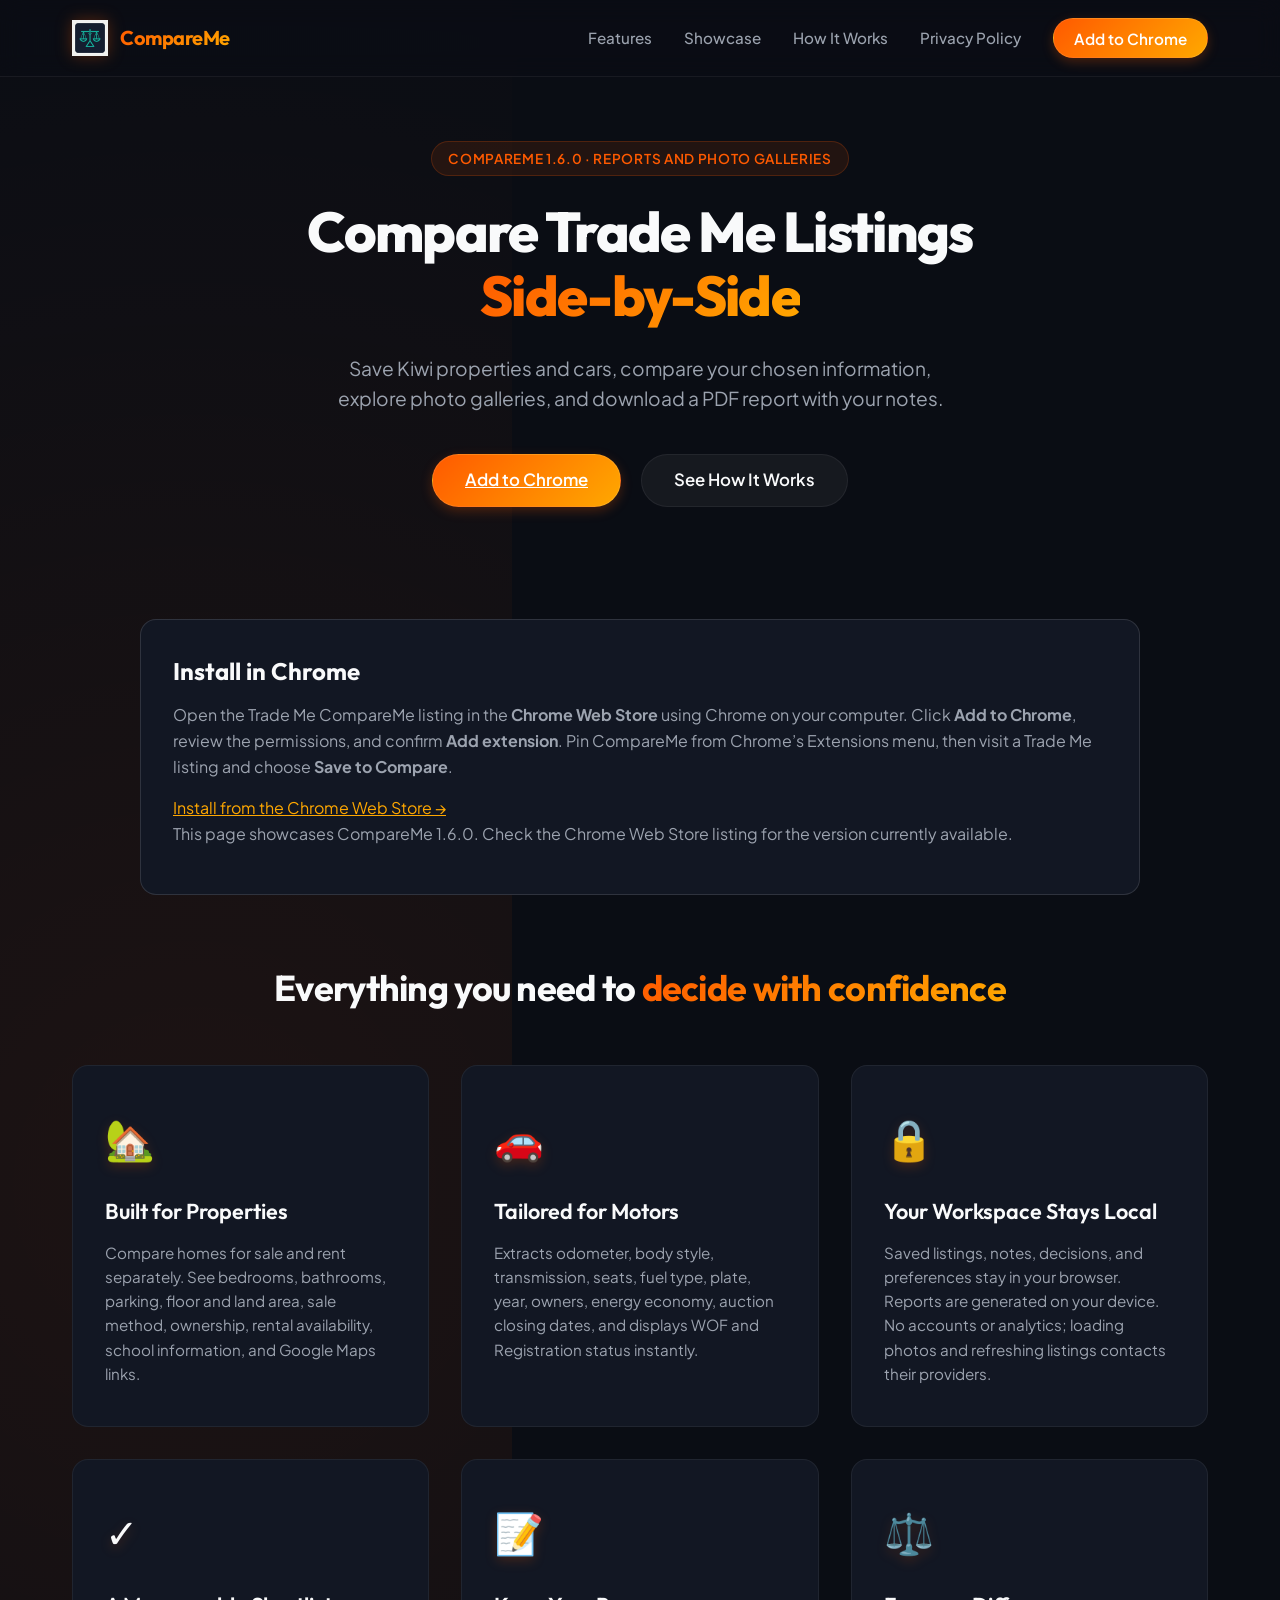
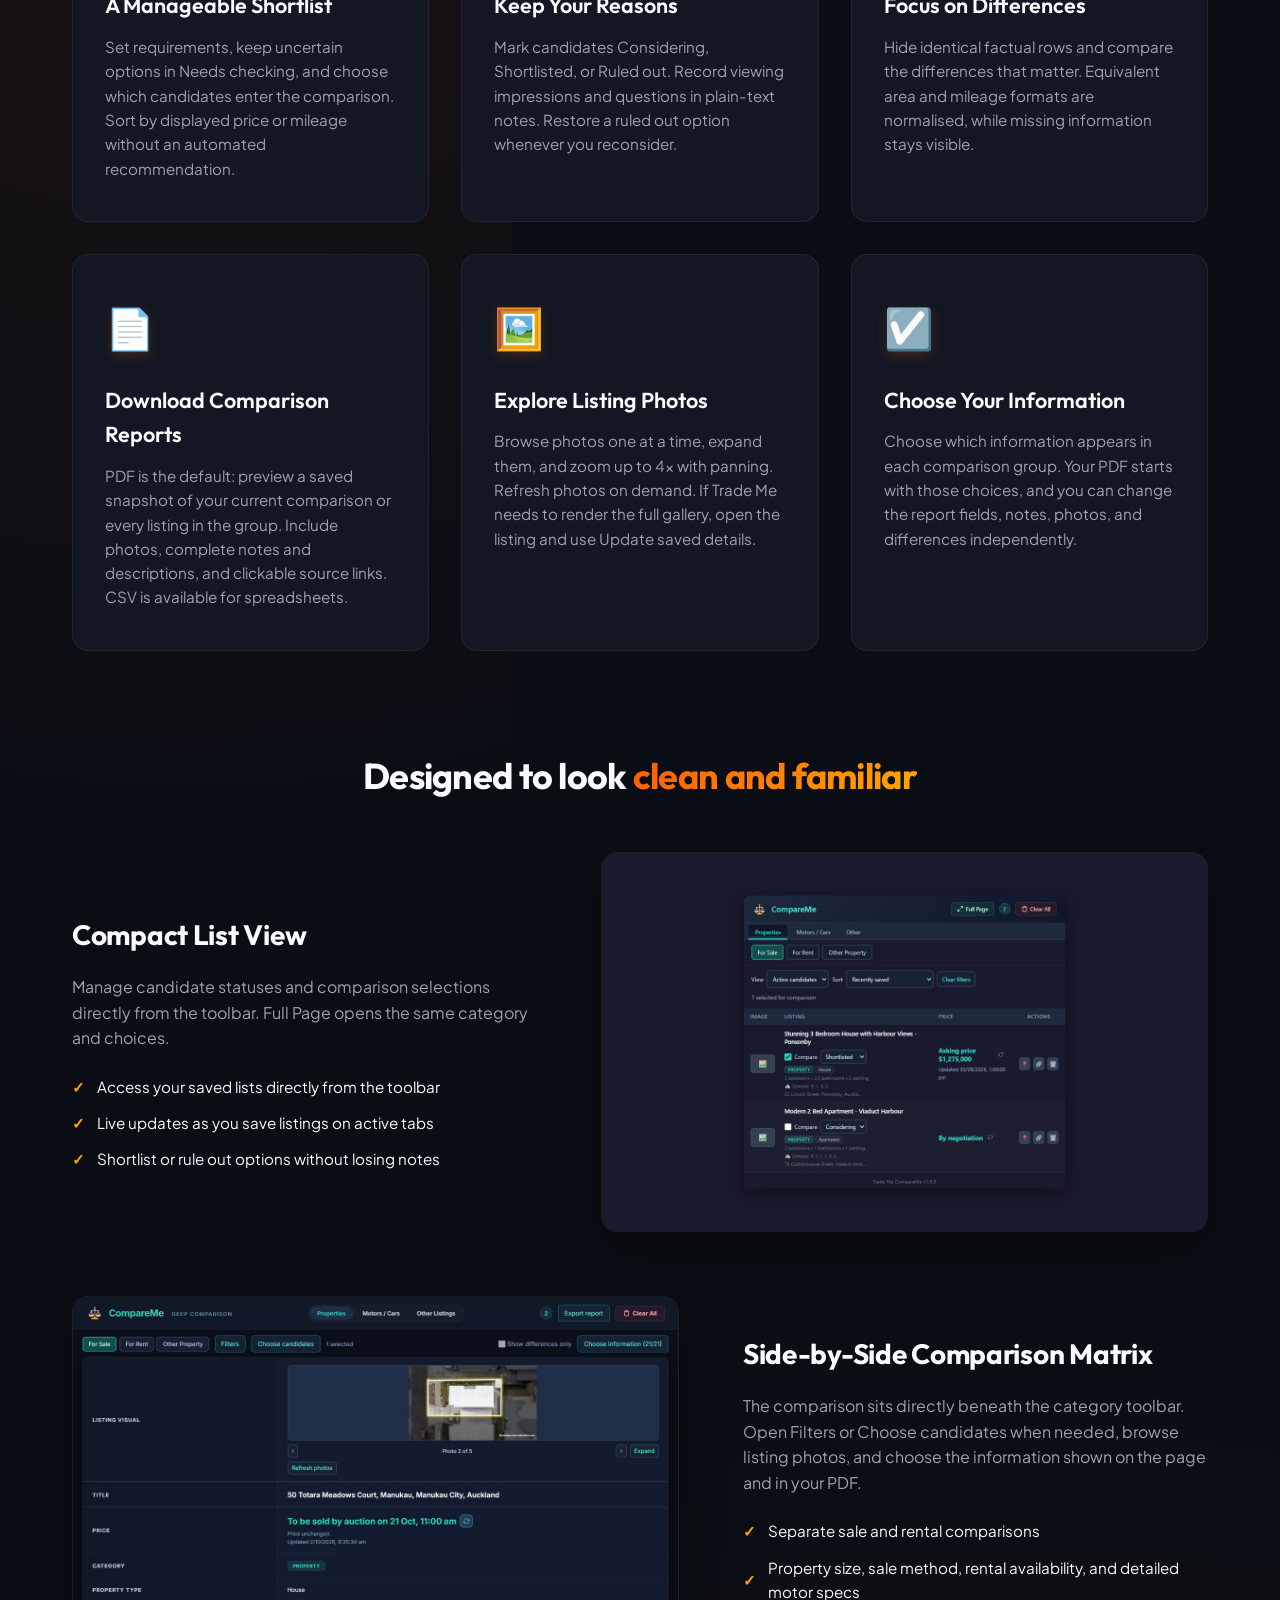
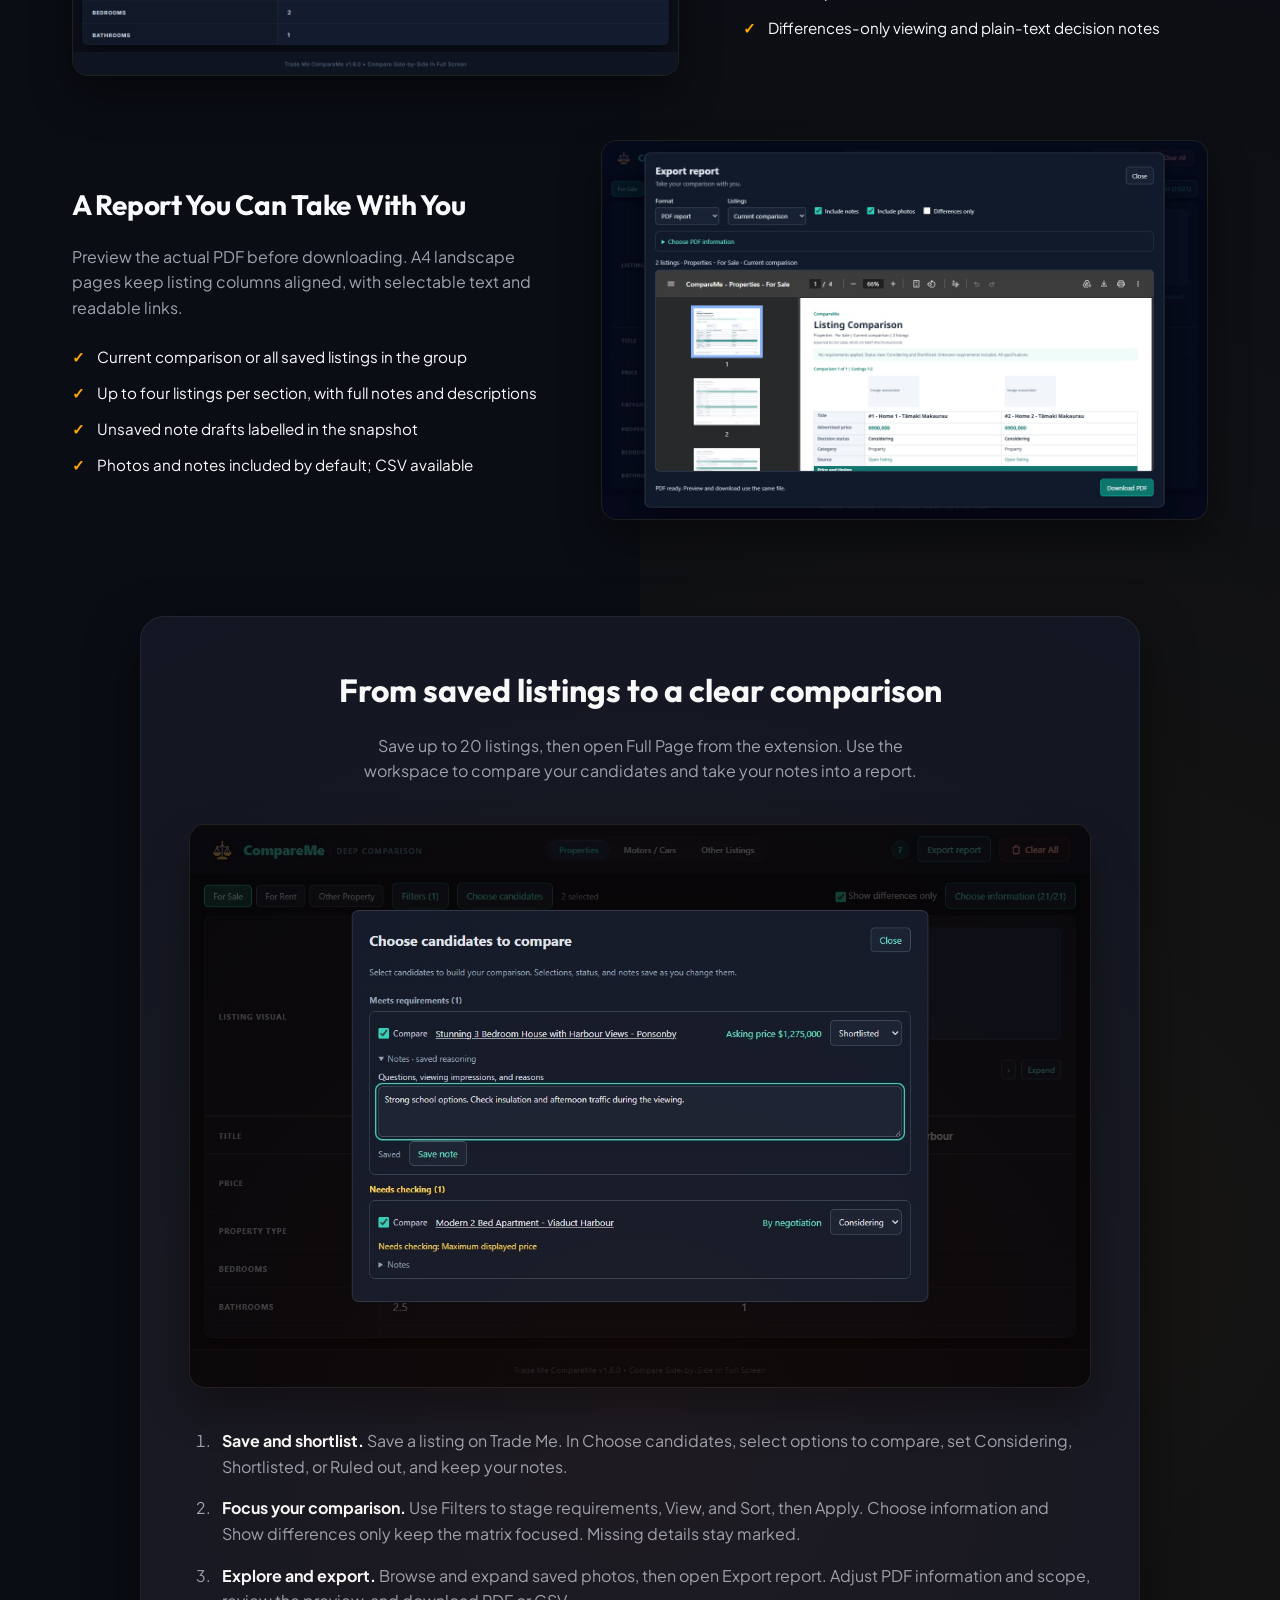
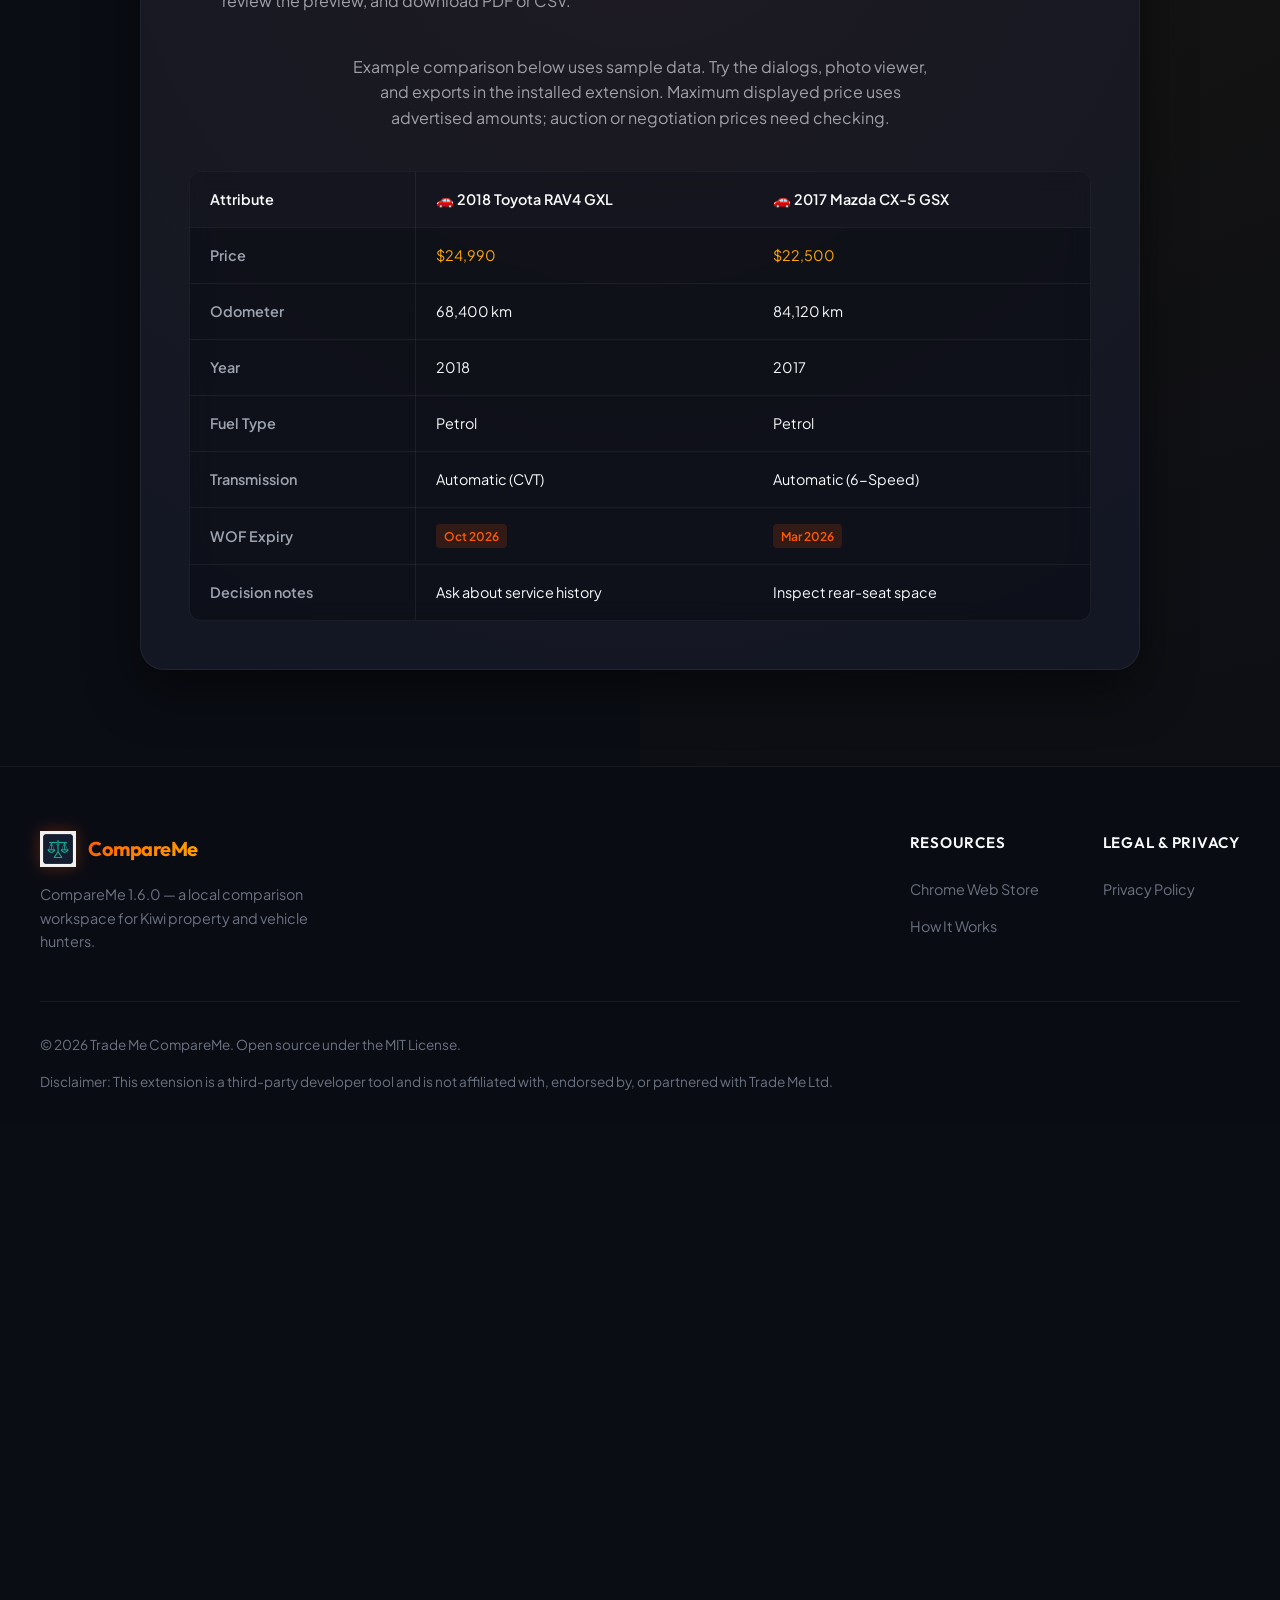
<file: index.html>
<!DOCTYPE html>
<html lang="en">
<head>
    <meta charset="UTF-8">
    <meta name="viewport" content="width=device-width, initial-scale=1.0">
    <title>Trade Me CompareMe - Side-by-Side Car and Property Comparison</title>
    <meta name="description" content="Compare Trade Me properties and cars, shortlist candidates, browse photo galleries, choose visible information, and download local PDF or CSV reports with CompareMe 1.6.0.">
    <link rel="icon" type="image/png" href="assets/icon16.png">
    <link rel="stylesheet" href="styles.css">
</head>
<body>

    <!-- Header / Navigation -->
    <header>
        <div class="nav-container">
            <a href="index.html" class="logo-link">
                <img src="assets/icon128.png" alt="Trade Me CompareMe Logo" class="logo-icon">
                <span class="logo-text">CompareMe</span>
            </a>
            <nav>
                <ul>
                    <li><a href="#features">Features</a></li>
                    <li><a href="#showcase">Showcase</a></li>
                    <li><a href="#demo">How It Works</a></li>
                    <li><a href="privacy.html">Privacy Policy</a></li>
                    <li class="cta-li"><a href="https://chromewebstore.google.com/detail/trade-me-compareme/mgoidjjkbagnijmdbedjngfeehgpabjc" class="btn-cta" target="_blank" rel="noopener noreferrer">Add to Chrome</a></li>
                </ul>
            </nav>
        </div>
    </header>

    <!-- Hero Section -->
    <section class="hero">
        <span class="hero-tag">CompareMe 1.6.0 · Reports and photo galleries</span>
        <h1>Compare Trade Me Listings <span>Side-by-Side</span></h1>
        <p class="hero-desc">
            Save Kiwi properties and cars, compare your chosen information, explore photo galleries, and download a PDF report with your notes.
        </p>
        <div class="hero-buttons">
            <a href="https://chromewebstore.google.com/detail/trade-me-compareme/mgoidjjkbagnijmdbedjngfeehgpabjc" class="btn-cta btn-large" target="_blank" rel="noopener noreferrer">Add to Chrome</a>
            <a href="#demo" class="btn-secondary btn-large">See How It Works</a>
        </div>
    </section>

    <section class="install-section" id="install" aria-labelledby="install-title">
        <h2 id="install-title">Install in Chrome</h2>
        <p>Open the Trade Me CompareMe listing in the <strong>Chrome Web Store</strong> using Chrome on your computer. Click <strong>Add to Chrome</strong>, review the permissions, and confirm <strong>Add extension</strong>. Pin CompareMe from Chrome’s Extensions menu, then visit a Trade Me listing and choose <strong>Save to Compare</strong>.</p>
        <a href="https://chromewebstore.google.com/detail/trade-me-compareme/mgoidjjkbagnijmdbedjngfeehgpabjc" target="_blank" rel="noopener noreferrer">Install from the Chrome Web Store →</a>
        <p class="install-version">This page showcases CompareMe 1.6.0. Check the Chrome Web Store listing for the version currently available.</p>
    </section>

    <!-- Core Features Section -->
    <section class="features-section" id="features">
        <h2 class="section-title">Everything you need to <span>decide with confidence</span></h2>
        <div class="grid-3">
            <!-- Feature Card 1 -->
            <div class="card">
                <span class="card-icon">🏡</span>
                <h3>Built for Properties</h3>
                <p>Compare homes for sale and rent separately. See bedrooms, bathrooms, parking, floor and land area, sale method, ownership, rental availability, school information, and Google Maps links.</p>
            </div>
            <!-- Feature Card 2 -->
            <div class="card">
                <span class="card-icon">🚗</span>
                <h3>Tailored for Motors</h3>
                <p>Extracts odometer, body style, transmission, seats, fuel type, plate, year, owners, energy economy, auction closing dates, and displays WOF and Registration status instantly.</p>
            </div>
            <!-- Feature Card 3 -->
            <div class="card">
                <span class="card-icon">🔒</span>
                <h3>Your Workspace Stays Local</h3>
                <p>Saved listings, notes, decisions, and preferences stay in your browser. Reports are generated on your device. No accounts or analytics; loading photos and refreshing listings contacts their providers.</p>
            </div>
            <div class="card">
                <span class="card-icon">✓</span>
                <h3>A Manageable Shortlist</h3>
                <p>Set requirements, keep uncertain options in Needs checking, and choose which candidates enter the comparison. Sort by displayed price or mileage without an automated recommendation.</p>
            </div>
            <div class="card">
                <span class="card-icon">📝</span>
                <h3>Keep Your Reasons</h3>
                <p>Mark candidates Considering, Shortlisted, or Ruled out. Record viewing impressions and questions in plain-text notes. Restore a ruled out option whenever you reconsider.</p>
            </div>
            <div class="card">
                <span class="card-icon">⚖️</span>
                <h3>Focus on Differences</h3>
                <p>Hide identical factual rows and compare the differences that matter. Equivalent area and mileage formats are normalised, while missing information stays visible.</p>
            </div>
            <div class="card">
                <span class="card-icon">📄</span>
                <h3>Download Comparison Reports</h3>
                <p>PDF is the default: preview a saved snapshot of your current comparison or every listing in the group. Include photos, complete notes and descriptions, and clickable source links. CSV is available for spreadsheets.</p>
            </div>
            <div class="card">
                <span class="card-icon">🖼️</span>
                <h3>Explore Listing Photos</h3>
                <p>Browse photos one at a time, expand them, and zoom up to 4× with panning. Refresh photos on demand. If Trade Me needs to render the full gallery, open the listing and use Update saved details.</p>
            </div>
            <div class="card">
                <span class="card-icon">☑️</span>
                <h3>Choose Your Information</h3>
                <p>Choose which information appears in each comparison group. Your PDF starts with those choices, and you can change the report fields, notes, photos, and differences independently.</p>
            </div>
        </div>
    </section>

    <!-- Visual Showcase Section -->
    <section class="showcase-section" id="showcase">
        <h2 class="section-title">Designed to look <span>clean and familiar</span></h2>
        <div class="showcase-container">

            <!-- Showcase Item 1: Popup -->
            <div class="showcase-item">
                <div class="showcase-content">
                    <h3>Compact List View</h3>
                    <p>Manage candidate statuses and comparison selections directly from the toolbar. Full Page opens the same category and choices.</p>
                    <ul>
                        <li>Access your saved lists directly from the toolbar</li>
                        <li>Live updates as you save listings on active tabs</li>
                        <li>Shortlist or rule out options without losing notes</li>
                    </ul>
                </div>
                <div class="showcase-image-wrapper">
                    <img loading="lazy" width="1280" height="800" src="assets/popup-1.6.jpg" alt="CompareMe 1.6.0 popup with sale candidates and comparison selections" class="showcase-img">
                </div>
            </div>

            <!-- Showcase Item 2: Matrix -->
            <div class="showcase-item">
                <div class="showcase-content">
                    <h3>Side-by-Side Comparison Matrix</h3>
                    <p>The comparison sits directly beneath the category toolbar. Open Filters or Choose candidates when needed, browse listing photos, and choose the information shown on the page and in your PDF.</p>
                    <ul>
                        <li>Separate sale and rental comparisons</li>
                        <li>Property size, sale method, rental availability, and detailed motor specs</li>
                        <li>Differences-only viewing and plain-text decision notes</li>
                    </ul>
                </div>
                <div class="showcase-image-wrapper">
                    <img loading="lazy" width="1280" height="800" src="assets/comparison-1.6.jpg" alt="CompareMe 1.6.0 comparison with compact toolbar and property photo carousel" class="showcase-img">
                </div>
            </div>

            <div class="showcase-item">
                <div class="showcase-content">
                    <h3>A Report You Can Take With You</h3>
                    <p>Preview the actual PDF before downloading. A4 landscape pages keep listing columns aligned, with selectable text and readable links.</p>
                    <ul>
                        <li>Current comparison or all saved listings in the group</li>
                        <li>Up to four listings per section, with full notes and descriptions</li>
                        <li>Unsaved note drafts labelled in the snapshot</li>
                        <li>Photos and notes included by default; CSV available</li>
                    </ul>
                </div>
                <div class="showcase-image-wrapper">
                    <a href="assets/report-1.6.jpg" target="_blank" rel="noopener noreferrer" aria-label="View full-size PDF export screenshot"><img src="assets/report-1.6.jpg" alt="CompareMe PDF export options and actual report preview with Download PDF button" class="showcase-img" loading="lazy" width="1280" height="800"></a>
                </div>
            </div>
        </div>
    </section>

    <!-- Workflow and static comparison example -->
    <section class="demo-section" id="demo">
        <h2 class="demo-title">From saved listings to <span>a clear comparison</span></h2>
        <p class="demo-desc">Save up to 20 listings, then open Full Page from the extension. Use the workspace to compare your candidates and take your notes into a report.</p>
        <div class="showcase-image-wrapper"><img loading="lazy" width="1280" height="800" src="assets/candidates-1.6.jpg" alt="CompareMe 1.6.0 candidate dialog with shortlist status, notes and Needs checking group" class="showcase-img"></div>

        <ol class="workflow-steps">
            <li><strong>Save and shortlist.</strong> Save a listing on Trade Me. In Choose candidates, select options to compare, set Considering, Shortlisted, or Ruled out, and keep your notes.</li>
            <li><strong>Focus your comparison.</strong> Use Filters to stage requirements, View, and Sort, then Apply. Choose information and Show differences only keep the matrix focused. Missing details stay marked.</li>
            <li><strong>Explore and export.</strong> Browse and expand saved photos, then open Export report. Adjust PDF information and scope, review the preview, and download PDF or CSV.</li>
        </ol>
        <p class="demo-desc">Example comparison below uses sample data. Try the dialogs, photo viewer, and exports in the installed extension. Maximum displayed price uses advertised amounts; auction or negotiation prices need checking.</p>
        <div class="demo-matrix">
            <table class="demo-table">
                <thead>
                    <tr>
                        <th class="demo-field-name">Attribute</th>
                        <th>🚗 2018 Toyota RAV4 GXL</th>
                        <th>🚗 2017 Mazda CX-5 GSX</th>
                    </tr>
                </thead>
                <tbody>
                    <tr>
                        <td class="demo-field-name">Price</td>
                        <td class="demo-val highlight">$24,990</td>
                        <td class="demo-val highlight">$22,500</td>
                    </tr>
                    <tr>
                        <td class="demo-field-name">Odometer</td>
                        <td class="demo-val">68,400 km</td>
                        <td class="demo-val">84,120 km</td>
                    </tr>
                    <tr>
                        <td class="demo-field-name">Year</td>
                        <td class="demo-val">2018</td>
                        <td class="demo-val">2017</td>
                    </tr>
                    <tr>
                        <td class="demo-field-name">Fuel Type</td>
                        <td class="demo-val">Petrol</td>
                        <td class="demo-val">Petrol</td>
                    </tr>
                    <tr>
                        <td class="demo-field-name">Transmission</td>
                        <td class="demo-val">Automatic (CVT)</td>
                        <td class="demo-val">Automatic (6-Speed)</td>
                    </tr>
                    <tr>
                        <td class="demo-field-name">WOF Expiry</td>
                        <td class="demo-val"><span class="demo-badge">Oct 2026</span></td>
                        <td class="demo-val"><span class="demo-badge">Mar 2026</span></td>
                    </tr>
                    <tr>
                        <td class="demo-field-name">Decision notes</td>
                        <td class="demo-val">Ask about service history</td>
                        <td class="demo-val">Inspect rear-seat space</td>
                    </tr>
                </tbody>
            </table>
        </div>
    </section>

    <!-- Footer -->
    <footer>
        <div class="footer-container">
            <div class="footer-brand">
                <a href="index.html" class="logo-link">
                    <img src="assets/icon128.png" alt="Trade Me CompareMe Logo" class="logo-icon">
                    <span class="logo-text">CompareMe</span>
                </a>
                <p>CompareMe 1.6.0 — a local comparison workspace for Kiwi property and vehicle hunters.</p>
            </div>
            <div class="footer-links">
                <div class="footer-col">
                    <h4>Resources</h4>
                    <ul>
                        <li><a href="https://chromewebstore.google.com/detail/trade-me-compareme/mgoidjjkbagnijmdbedjngfeehgpabjc" target="_blank" rel="noopener noreferrer">Chrome Web Store</a></li>
                        <li><a href="index.html#demo">How It Works</a></li>
                    </ul>
                </div>
                <div class="footer-col">
                    <h4>Legal & Privacy</h4>
                    <ul>
                        <li><a href="privacy.html">Privacy Policy</a></li>
                    </ul>
                </div>
            </div>
        </div>
        <div class="footer-bottom">
            <p>&copy; 2026 Trade Me CompareMe. Open source under the MIT License.</p>
            <p>Disclaimer: This extension is a third-party developer tool and is not affiliated with, endorsed by, or partnered with Trade Me Ltd.</p>
        </div>
    </footer>

</body>
</html>
</file>
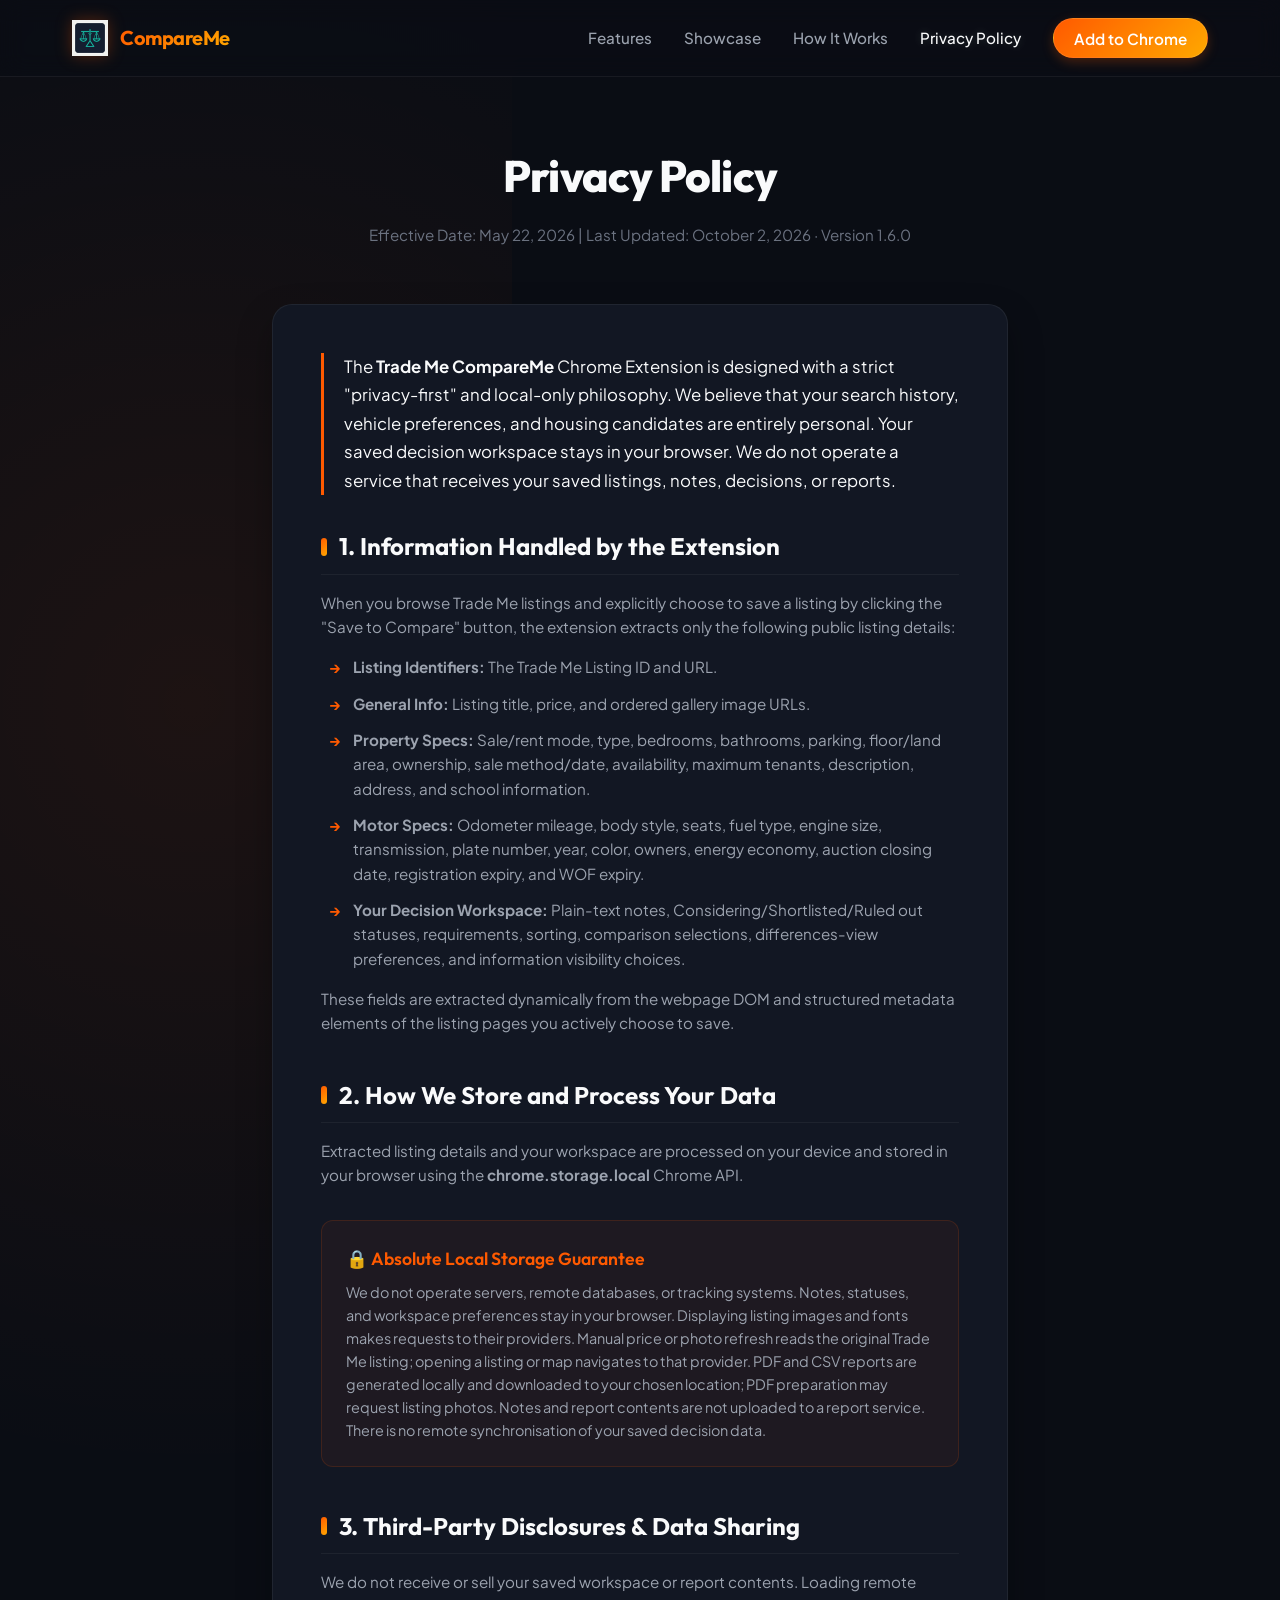
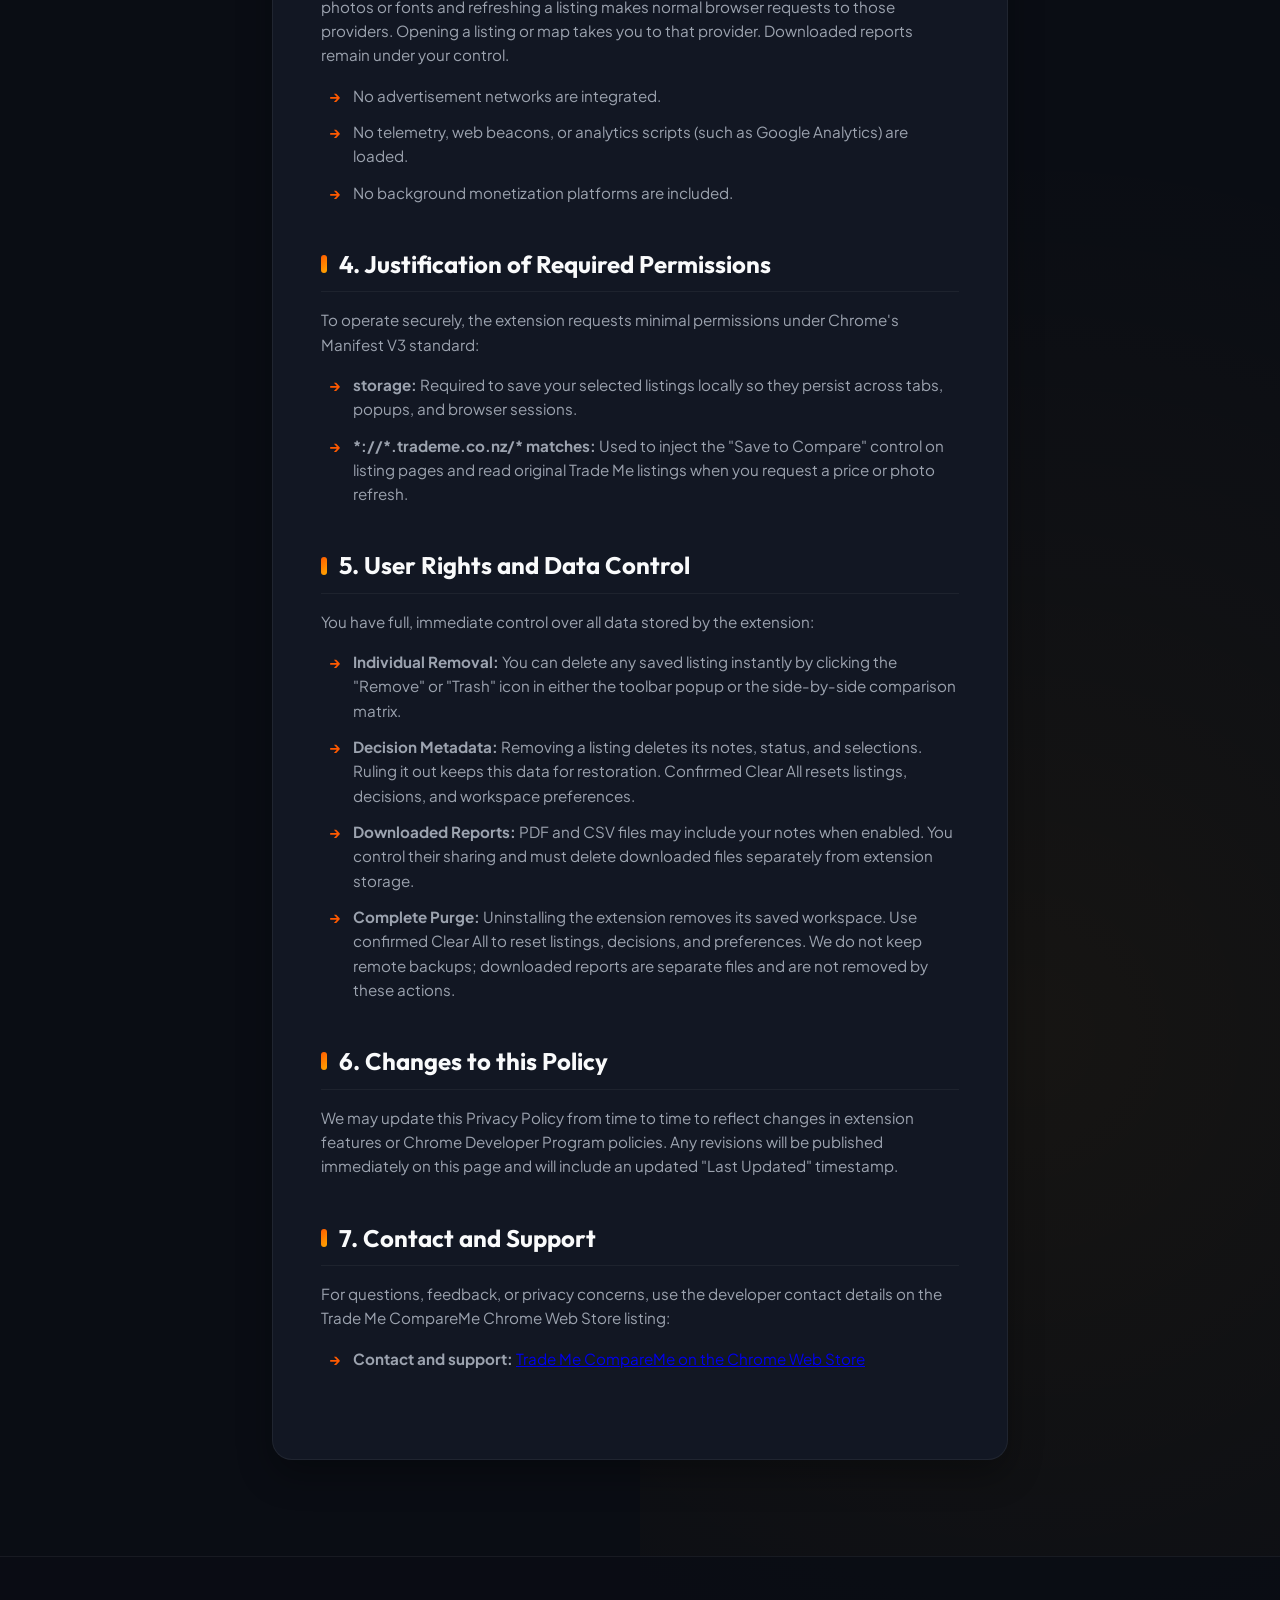
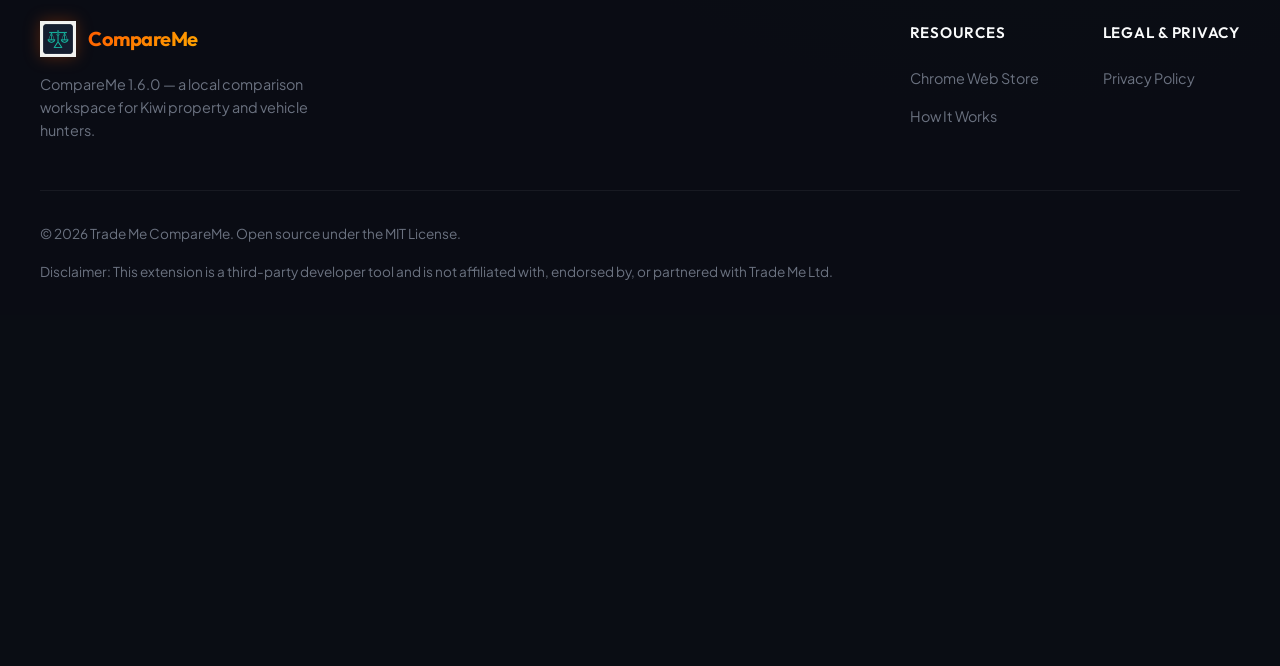
<file: privacy.html>
<!DOCTYPE html>
<html lang="en">
<head>
    <meta charset="UTF-8">
    <meta name="viewport" content="width=device-width, initial-scale=1.0">
    <title>Privacy Policy - Trade Me CompareMe Chrome Extension</title>
    <meta name="description" content="Official Privacy Policy for the Trade Me CompareMe Chrome Extension. The extension stores listing comparisons locally and generates reports on your device.">
    <link rel="icon" type="image/png" href="assets/icon16.png">
    <link rel="stylesheet" href="styles.css">
</head>
<body>

    <!-- Header / Navigation -->
    <header>
        <div class="nav-container">
            <a href="index.html" class="logo-link">
                <img src="assets/icon128.png" alt="Trade Me CompareMe Logo" class="logo-icon">
                <span class="logo-text">CompareMe</span>
            </a>
            <nav>
                <ul>
                    <li><a href="index.html#features">Features</a></li>
                    <li><a href="index.html#showcase">Showcase</a></li>
                    <li><a href="index.html#demo">How It Works</a></li>
                    <li><a href="privacy.html" class="active">Privacy Policy</a></li>
                    <li class="cta-li"><a href="https://chromewebstore.google.com/detail/trade-me-compareme/mgoidjjkbagnijmdbedjngfeehgpabjc" class="btn-cta" target="_blank" rel="noopener noreferrer">Add to Chrome</a></li>
                </ul>
            </nav>
        </div>
    </header>

    <!-- Privacy Container -->
    <div class="privacy-container">
        <div class="privacy-header">
            <h1>Privacy Policy</h1>
            <p>Effective Date: May 22, 2026 | Last Updated: October 2, 2026 · Version 1.6.0</p>
        </div>

        <div class="privacy-card">
            <p class="privacy-intro">
                The <strong>Trade Me CompareMe</strong> Chrome Extension is designed with a strict "privacy-first" and local-only philosophy. We believe that your search history, vehicle preferences, and housing candidates are entirely personal. Your saved decision workspace stays in your browser. We do not operate a service that receives your saved listings, notes, decisions, or reports.
            </p>

            <!-- Section 1 -->
            <div class="privacy-section">
                <h2>1. Information Handled by the Extension</h2>
                <p>When you browse Trade Me listings and explicitly choose to save a listing by clicking the "Save to Compare" button, the extension extracts only the following public listing details:</p>
                <ul>
                    <li><strong>Listing Identifiers:</strong> The Trade Me Listing ID and URL.</li>
                    <li><strong>General Info:</strong> Listing title, price, and ordered gallery image URLs.</li>
                    <li><strong>Property Specs:</strong> Sale/rent mode, type, bedrooms, bathrooms, parking, floor/land area, ownership, sale method/date, availability, maximum tenants, description, address, and school information.</li>
                    <li><strong>Motor Specs:</strong> Odometer mileage, body style, seats, fuel type, engine size, transmission, plate number, year, color, owners, energy economy, auction closing date, registration expiry, and WOF expiry.</li>
                    <li><strong>Your Decision Workspace:</strong> Plain-text notes, Considering/Shortlisted/Ruled out statuses, requirements, sorting, comparison selections, differences-view preferences, and information visibility choices.</li>
                </ul>
                <p>These fields are extracted dynamically from the webpage DOM and structured metadata elements of the listing pages you actively choose to save.</p>
            </div>

            <!-- Section 2 -->
            <div class="privacy-section">
                <h2>2. How We Store and Process Your Data</h2>
                <p>Extracted listing details and your workspace are processed on your device and stored in your browser using the <strong>chrome.storage.local</strong> Chrome API.</p>
                <div class="privacy-callout">
                    <h3>🔒 Absolute Local Storage Guarantee</h3>
                    <p>We do not operate servers, remote databases, or tracking systems. Notes, statuses, and workspace preferences stay in your browser. Displaying listing images and fonts makes requests to their providers. Manual price or photo refresh reads the original Trade Me listing; opening a listing or map navigates to that provider. PDF and CSV reports are generated locally and downloaded to your chosen location; PDF preparation may request listing photos. Notes and report contents are not uploaded to a report service. There is no remote synchronisation of your saved decision data.</p>
                </div>
            </div>

            <!-- Section 3 -->
            <div class="privacy-section">
                <h2>3. Third-Party Disclosures & Data Sharing</h2>
                <p>We do not receive or sell your saved workspace or report contents. Loading remote photos or fonts and refreshing a listing makes normal browser requests to those providers. Opening a listing or map takes you to that provider. Downloaded reports remain under your control.</p>
                <ul>
                    <li>No advertisement networks are integrated.</li>
                    <li>No telemetry, web beacons, or analytics scripts (such as Google Analytics) are loaded.</li>
                    <li>No background monetization platforms are included.</li>
                </ul>
            </div>

            <!-- Section 4 -->
            <div class="privacy-section">
                <h2>4. Justification of Required Permissions</h2>
                <p>To operate securely, the extension requests minimal permissions under Chrome's Manifest V3 standard:</p>
                <ul>
                    <li><strong>storage:</strong> Required to save your selected listings locally so they persist across tabs, popups, and browser sessions.</li>
                    <li><strong>*://*.trademe.co.nz/* matches:</strong> Used to inject the "Save to Compare" control on listing pages and read original Trade Me listings when you request a price or photo refresh.</li>
                </ul>
            </div>

            <!-- Section 5 -->
            <div class="privacy-section">
                <h2>5. User Rights and Data Control</h2>
                <p>You have full, immediate control over all data stored by the extension:</p>
                <ul>
                    <li><strong>Individual Removal:</strong> You can delete any saved listing instantly by clicking the "Remove" or "Trash" icon in either the toolbar popup or the side-by-side comparison matrix.</li>
                    <li><strong>Decision Metadata:</strong> Removing a listing deletes its notes, status, and selections. Ruling it out keeps this data for restoration. Confirmed Clear All resets listings, decisions, and workspace preferences.</li>
                    <li><strong>Downloaded Reports:</strong> PDF and CSV files may include your notes when enabled. You control their sharing and must delete downloaded files separately from extension storage.</li>
                    <li><strong>Complete Purge:</strong> Uninstalling the extension removes its saved workspace. Use confirmed Clear All to reset listings, decisions, and preferences. We do not keep remote backups; downloaded reports are separate files and are not removed by these actions.</li>
                </ul>
            </div>

            <!-- Section 6 -->
            <div class="privacy-section">
                <h2>6. Changes to this Policy</h2>
                <p>We may update this Privacy Policy from time to time to reflect changes in extension features or Chrome Developer Program policies. Any revisions will be published immediately on this page and will include an updated "Last Updated" timestamp.</p>
            </div>

            <!-- Section 7 -->
            <div class="privacy-section">
                <h2>7. Contact and Support</h2>
                <p>For questions, feedback, or privacy concerns, use the developer contact details on the Trade Me CompareMe Chrome Web Store listing:</p>
                <ul>
                    <li><strong>Contact and support:</strong> <a href="https://chromewebstore.google.com/detail/trade-me-compareme/mgoidjjkbagnijmdbedjngfeehgpabjc" target="_blank" rel="noopener noreferrer">Trade Me CompareMe on the Chrome Web Store</a></li>
                </ul>
            </div>
        </div>
    </div>

    <!-- Footer -->
    <footer>
        <div class="footer-container">
            <div class="footer-brand">
                <a href="index.html" class="logo-link">
                    <img src="assets/icon128.png" alt="Trade Me CompareMe Logo" class="logo-icon">
                    <span class="logo-text">CompareMe</span>
                </a>
                <p>CompareMe 1.6.0 — a local comparison workspace for Kiwi property and vehicle hunters.</p>
            </div>
            <div class="footer-links">
                <div class="footer-col">
                    <h4>Resources</h4>
                    <ul>
                        <li><a href="https://chromewebstore.google.com/detail/trade-me-compareme/mgoidjjkbagnijmdbedjngfeehgpabjc" target="_blank" rel="noopener noreferrer">Chrome Web Store</a></li>
                        <li><a href="index.html#demo">How It Works</a></li>
                    </ul>
                </div>
                <div class="footer-col">
                    <h4>Legal & Privacy</h4>
                    <ul>
                        <li><a href="privacy.html">Privacy Policy</a></li>
                    </ul>
                </div>
            </div>
        </div>
        <div class="footer-bottom">
            <p>&copy; 2026 Trade Me CompareMe. Open source under the MIT License.</p>
            <p>Disclaimer: This extension is a third-party developer tool and is not affiliated with, endorsed by, or partnered with Trade Me Ltd.</p>
        </div>
    </footer>

</body>
</html>
</file>
<file: styles.css>
@import url('https://fonts.googleapis.com/css2?family=Outfit:wght@300;400;500;600;700;800&family=Plus+Jakarta+Sans:wght@300;400;500;600;700&display=swap');

:root {
    --bg-main: #0A0D14;
    --bg-card: #121723;
    --bg-card-hover: #192030;
    --text-primary: #F9FAFB;
    --text-secondary: #9CA3AF;
    --text-muted: #6B7280;
    --accent-orange: #FF5A00;
    --accent-yellow: #FFA800;
    --accent-gradient: linear-gradient(135deg, #FF5A00 0%, #FFA800 100%);
    --accent-glow: rgba(255, 90, 0, 0.15);
    --border-color: rgba(255, 255, 255, 0.06);
    --border-hover: rgba(255, 255, 255, 0.12);
    --font-heading: 'Outfit', sans-serif;
    --font-body: 'Plus Jakarta Sans', sans-serif;
    --transition-smooth: all 0.3s cubic-bezier(0.4, 0, 0.2, 1);
}

* {
    box-sizing: border-box;
    margin: 0;
    padding: 0;
}

body {
    background-color: var(--bg-main);
    color: var(--text-primary);
    font-family: var(--font-body);
    line-height: 1.6;
    overflow-x: hidden;
    position: relative;
}

/* Background Gradients */
body::before {
    content: '';
    position: absolute;
    top: -10%;
    left: -10%;
    width: 50%;
    height: 60%;
    background: radial-gradient(circle, rgba(255, 90, 0, 0.08) 0%, transparent 70%);
    z-index: -1;
    pointer-events: none;
}

body::after {
    content: '';
    position: absolute;
    bottom: -10%;
    right: -10%;
    width: 60%;
    height: 70%;
    background: radial-gradient(circle, rgba(255, 168, 0, 0.05) 0%, transparent 70%);
    z-index: -1;
    pointer-events: none;
}

/* Header & Navigation */
header {
    backdrop-filter: blur(12px);
    -webkit-backdrop-filter: blur(12px);
    background-color: rgba(10, 13, 20, 0.7);
    border-bottom: 1px solid var(--border-color);
    position: sticky;
    top: 0;
    z-index: 100;
    transition: var(--transition-smooth);
}

.nav-container {
    max-width: 1200px;
    margin: 0 auto;
    padding: 1.25rem 2rem;
    display: flex;
    justify-content: space-between;
    align-items: center;
}

.logo-link {
    display: flex;
    align-items: center;
    gap: 0.75rem;
    text-decoration: none;
    color: var(--text-primary);
}

.logo-icon {
    width: 2.25rem;
    height: 2.25rem;
    object-fit: contain;
    filter: drop-shadow(0 0 8px rgba(255, 90, 0, 0.3));
}

.logo-text {
    font-family: var(--font-heading);
    font-weight: 700;
    font-size: 1.25rem;
    letter-spacing: -0.025em;
    background: var(--accent-gradient);
    -webkit-background-clip: text;
    -webkit-text-fill-color: transparent;
}

nav ul {
    display: flex;
    list-style: none;
    gap: 2rem;
    align-items: center;
}

nav a {
    color: var(--text-secondary);
    text-decoration: none;
    font-weight: 500;
    font-size: 0.95rem;
    transition: var(--transition-smooth);
}

nav a:hover, nav a.active {
    color: var(--text-primary);
    text-shadow: 0 0 10px rgba(255, 255, 255, 0.2);
}

.btn-cta {
    background: var(--accent-gradient);
    color: #FFF !important;
    padding: 0.6rem 1.25rem;
    border-radius: 9999px;
    font-weight: 600;
    box-shadow: 0 4px 12px rgba(255, 90, 0, 0.25);
    transition: var(--transition-smooth);
    border: 1px solid rgba(255, 255, 255, 0.1);
}

.btn-cta:hover {
    transform: translateY(-2px);
    box-shadow: 0 6px 20px rgba(255, 90, 0, 0.4), 0 0 0 3px rgba(255, 90, 0, 0.2);
}

/* Hero Section */
.hero {
    max-width: 1200px;
    margin: 4rem auto 2rem;
    padding: 0 2rem;
    text-align: center;
    display: flex;
    flex-direction: column;
    align-items: center;
}

.hero-tag {
    background: rgba(255, 90, 0, 0.1);
    color: var(--accent-orange);
    padding: 0.35rem 1rem;
    border-radius: 9999px;
    font-size: 0.85rem;
    font-weight: 600;
    letter-spacing: 0.05em;
    text-transform: uppercase;
    border: 1px solid rgba(255, 90, 0, 0.2);
    margin-bottom: 1.5rem;
    display: inline-block;
    animation: pulse 2s infinite;
}

.hero h1 {
    font-family: var(--font-heading);
    font-size: 3.5rem;
    font-weight: 800;
    line-height: 1.15;
    letter-spacing: -0.03em;
    max-width: 800px;
    margin-bottom: 1.5rem;
}

.hero h1 span {
    background: var(--accent-gradient);
    -webkit-background-clip: text;
    -webkit-text-fill-color: transparent;
}

.hero-desc {
    font-size: 1.2rem;
    color: var(--text-secondary);
    max-width: 650px;
    margin-bottom: 2.5rem;
}

.hero-buttons {
    display: flex;
    gap: 1.25rem;
    margin-bottom: 4rem;
}

.btn-secondary {
    background: rgba(255, 255, 255, 0.05);
    color: var(--text-primary);
    padding: 0.75rem 1.75rem;
    border-radius: 9999px;
    font-weight: 600;
    text-decoration: none;
    border: 1px solid var(--border-color);
    transition: var(--transition-smooth);
}

.btn-secondary:hover {
    background: rgba(255, 255, 255, 0.1);
    border-color: var(--border-hover);
    transform: translateY(-2px);
}

.btn-large {
    padding: 0.75rem 2rem;
    font-size: 1.05rem;
}

/* Feature Grid */
.features-section {
    max-width: 1200px;
    margin: 4rem auto;
    padding: 0 2rem;
}

.section-title {
    font-family: var(--font-heading);
    font-size: 2.25rem;
    font-weight: 700;
    text-align: center;
    margin-bottom: 3rem;
    letter-spacing: -0.02em;
}

.section-title span {
    background: var(--accent-gradient);
    -webkit-background-clip: text;
    -webkit-text-fill-color: transparent;
}

.grid-3 {
    display: grid;
    grid-template-columns: repeat(auto-fit, minmax(300px, 1fr));
    gap: 2rem;
}

.card {
    background: var(--bg-card);
    border: 1px solid var(--border-color);
    border-radius: 16px;
    padding: 2.5rem 2rem;
    transition: var(--transition-smooth);
    position: relative;
    overflow: hidden;
}

.card::before {
    content: '';
    position: absolute;
    top: 0;
    left: 0;
    width: 100%;
    height: 100%;
    background: linear-gradient(180deg, rgba(255, 90, 0, 0.03) 0%, transparent 100%);
    opacity: 0;
    transition: var(--transition-smooth);
}

.card:hover {
    transform: translateY(-6px);
    border-color: rgba(255, 90, 0, 0.3);
    box-shadow: 0 12px 30px rgba(0, 0, 0, 0.3), 0 0 20px var(--accent-glow);
}

.card:hover::before {
    opacity: 1;
}

.card-icon {
    font-size: 2.5rem;
    margin-bottom: 1.5rem;
    display: inline-block;
    filter: drop-shadow(0 4px 6px rgba(255, 90, 0, 0.2));
}

.card h3 {
    font-family: var(--font-heading);
    font-size: 1.35rem;
    font-weight: 600;
    margin-bottom: 0.75rem;
}

.card p {
    color: var(--text-secondary);
    font-size: 0.95rem;
}

/* Screenshot Showcase */
.showcase-section {
    max-width: 1200px;
    margin: 6rem auto;
    padding: 0 2rem;
    text-align: center;
}

.showcase-container {
    display: flex;
    flex-direction: column;
    gap: 4rem;
    margin-top: 3rem;
}

.showcase-item {
    display: flex;
    align-items: center;
    gap: 4rem;
    text-align: left;
}

.showcase-item:nth-child(even) {
    flex-direction: row-reverse;
}

.showcase-content {
    flex: 1;
}

.showcase-content h3 {
    font-family: var(--font-heading);
    font-size: 1.75rem;
    font-weight: 700;
    margin-bottom: 1rem;
    letter-spacing: -0.01em;
}

.showcase-content p {
    color: var(--text-secondary);
    margin-bottom: 1.5rem;
}

.showcase-content ul {
    list-style: none;
    display: flex;
    flex-direction: column;
    gap: 0.75rem;
}

.showcase-content li {
    display: flex;
    align-items: center;
    gap: 0.75rem;
    font-size: 0.95rem;
    color: var(--text-primary);
}

.showcase-content li::before {
    content: '✓';
    color: var(--accent-yellow);
    font-weight: 800;
}

.showcase-image-wrapper {
    flex: 1.3;
    border-radius: 16px;
    overflow: hidden;
    border: 1px solid var(--border-color);
    box-shadow: 0 20px 40px rgba(0, 0, 0, 0.4);
    background: #111;
    transition: var(--transition-smooth);
}

.showcase-image-wrapper:hover {
    border-color: rgba(255, 90, 0, 0.4);
    transform: scale(1.02);
}

.showcase-img {
    width: 100%;
    height: auto;
    display: block;
}

/* Interactive Demo / Comparison Matrix Sample */
.demo-section {
    max-width: 1000px;
    margin: 6rem auto;
    padding: 3rem;
    background: var(--bg-card);
    border: 1px solid var(--border-color);
    border-radius: 24px;
    text-align: center;
    position: relative;
    box-shadow: 0 20px 50px rgba(0, 0, 0, 0.5);
    overflow: hidden;
}

.demo-section::before {
    content: '';
    position: absolute;
    top: -50%;
    left: -50%;
    width: 200%;
    height: 200%;
    background: radial-gradient(circle, rgba(255, 90, 0, 0.05) 0%, transparent 50%);
    pointer-events: none;
}

.demo-title {
    font-family: var(--font-heading);
    font-size: 2rem;
    font-weight: 700;
    margin-bottom: 1rem;
}

.demo-desc {
    color: var(--text-secondary);
    max-width: 600px;
    margin: 0 auto 2.5rem;
}

.demo-matrix {
    border: 1px solid var(--border-color);
    border-radius: 12px;
    overflow-x: auto;
    background: rgba(10, 13, 20, 0.6);
    backdrop-filter: blur(10px);
}

.demo-table {
    width: 100%;
    border-collapse: collapse;
    text-align: left;
    font-size: 0.9rem;
}

.demo-table th, .demo-table td {
    padding: 1rem 1.25rem;
    border-bottom: 1px solid var(--border-color);
}

.demo-table th {
    background: rgba(255, 255, 255, 0.02);
    font-weight: 600;
    color: var(--text-primary);
}

.demo-table tr:last-child td {
    border-bottom: none;
}

.demo-field-name {
    font-weight: 600;
    color: var(--text-secondary);
    width: 25%;
    border-right: 1px solid var(--border-color);
}

.demo-val {
    width: 37.5%;
}

.demo-val.highlight {
    color: var(--accent-yellow);
}

.demo-badge {
    background: rgba(255, 90, 0, 0.15);
    color: var(--accent-orange);
    padding: 0.15rem 0.5rem;
    border-radius: 4px;
    font-size: 0.75rem;
    font-weight: 600;
    display: inline-block;
}

/* Privacy Policy Layout */
.privacy-container {
    max-width: 800px;
    margin: 4rem auto;
    padding: 0 2rem;
}

.privacy-header {
    text-align: center;
    margin-bottom: 3.5rem;
}

.privacy-header h1 {
    font-family: var(--font-heading);
    font-size: 2.75rem;
    font-weight: 800;
    margin-bottom: 0.75rem;
    letter-spacing: -0.02em;
}

.privacy-header p {
    color: var(--text-muted);
    font-size: 0.95rem;
}

.privacy-card {
    background: var(--bg-card);
    border: 1px solid var(--border-color);
    border-radius: 20px;
    padding: 3rem;
    box-shadow: 0 15px 35px rgba(0, 0, 0, 0.3);
}

.privacy-intro {
    font-size: 1.05rem;
    color: var(--text-primary);
    margin-bottom: 2rem;
    line-height: 1.7;
    border-left: 3px solid var(--accent-orange);
    padding-left: 1.25rem;
}

.privacy-section {
    margin-bottom: 2.5rem;
}

.privacy-section h2 {
    font-family: var(--font-heading);
    font-size: 1.5rem;
    font-weight: 700;
    margin-bottom: 1rem;
    color: var(--text-primary);
    border-bottom: 1px solid rgba(255, 255, 255, 0.05);
    padding-bottom: 0.5rem;
    display: flex;
    align-items: center;
    gap: 0.75rem;
}

.privacy-section h2::before {
    content: '';
    display: inline-block;
    width: 6px;
    height: 18px;
    background: var(--accent-gradient);
    border-radius: 99px;
}

.privacy-section p {
    color: var(--text-secondary);
    margin-bottom: 1rem;
    font-size: 0.95rem;
}

.privacy-section ul {
    list-style: none;
    margin-bottom: 1rem;
    padding-left: 0.5rem;
}

.privacy-section li {
    position: relative;
    padding-left: 1.5rem;
    margin-bottom: 0.75rem;
    color: var(--text-secondary);
    font-size: 0.95rem;
}

.privacy-section li::before {
    content: '→';
    position: absolute;
    left: 0;
    color: var(--accent-orange);
    font-weight: 700;
}

.privacy-callout {
    background: rgba(255, 90, 0, 0.05);
    border: 1px solid rgba(255, 90, 0, 0.15);
    border-radius: 12px;
    padding: 1.5rem;
    margin: 2rem 0;
}

.privacy-callout h3 {
    font-family: var(--font-heading);
    font-size: 1.1rem;
    color: var(--accent-orange);
    margin-bottom: 0.5rem;
    font-weight: 600;
    display: flex;
    align-items: center;
    gap: 0.5rem;
}

.privacy-callout p {
    color: var(--text-secondary);
    margin-bottom: 0;
    font-size: 0.9rem;
}

/* Footer Section */
footer {
    border-top: 1px solid var(--border-color);
    background: rgba(10, 13, 20, 0.9);
    padding: 4rem 2rem 2rem;
    margin-top: 6rem;
}

.footer-container {
    max-width: 1200px;
    margin: 0 auto;
    display: flex;
    justify-content: space-between;
    align-items: flex-start;
    flex-wrap: wrap;
    gap: 3rem;
}

.footer-brand {
    max-width: 320px;
}

.footer-brand p {
    color: var(--text-muted);
    font-size: 0.9rem;
    margin-top: 1rem;
}

.footer-links {
    display: flex;
    gap: 4rem;
}

.footer-col h4 {
    font-family: var(--font-heading);
    font-size: 0.95rem;
    font-weight: 600;
    text-transform: uppercase;
    letter-spacing: 0.05em;
    margin-bottom: 1.25rem;
    color: var(--text-primary);
}

.footer-col ul {
    list-style: none;
    display: flex;
    flex-direction: column;
    gap: 0.75rem;
}

.footer-col a {
    color: var(--text-muted);
    text-decoration: none;
    font-size: 0.9rem;
    transition: var(--transition-smooth);
}

.footer-col a:hover {
    color: var(--text-primary);
}

.footer-bottom {
    max-width: 1200px;
    margin: 3rem auto 0;
    padding-top: 2rem;
    border-top: 1px solid var(--border-color);
    display: flex;
    justify-content: space-between;
    align-items: center;
    color: var(--text-muted);
    font-size: 0.85rem;
    flex-wrap: wrap;
    gap: 1rem;
}

/* Animations */
@keyframes pulse {
    0% {
        box-shadow: 0 0 0 0 rgba(255, 90, 0, 0.4);
    }
    70% {
        box-shadow: 0 0 0 10px rgba(255, 90, 0, 0);
    }
    100% {
        box-shadow: 0 0 0 0 rgba(255, 90, 0, 0);
    }
}

/* Responsive Styling */
@media (max-width: 968px) {
    .hero h1 {
        font-size: 2.75rem;
    }
    .showcase-item {
        flex-direction: column !important;
        gap: 2rem;
    }
    .showcase-content {
        text-align: center;
    }
    .showcase-content ul {
        align-items: center;
    }
    .footer-container {
        flex-direction: column;
        gap: 2.5rem;
    }
    .footer-links {
        width: 100%;
        justify-content: space-between;
        gap: 2rem;
    }
}

@media (max-width: 576px) {
    .nav-container {
        padding: 1rem;
    }
    nav ul {
        gap: 1rem;
    }
    nav ul li:not(.cta-li) {
        display: none; /* Hide standard links on mobile popup */
    }
    .hero h1 {
        font-size: 2.25rem;
    }
    .hero-buttons {
        flex-direction: column;
        width: 100%;
    }
    .btn-large {
        width: 100%;
        text-align: center;
    }
    .privacy-card {
        padding: 1.75rem;
    }
}

/* Version 1.6 installation and workflow details. */
.install-section {
    max-width: 1000px;
    margin: 3rem auto;
    padding: 2rem;
    border: 1px solid var(--border-hover);
    border-radius: 16px;
    background: var(--bg-card);
}
.install-section h2 { font-family: var(--font-heading); margin-bottom: 0.75rem; }
.install-section p { color: var(--text-secondary); margin-bottom: 1rem; }
.install-section a { color: var(--accent-yellow); }
.install-section code { overflow-wrap: anywhere; color: var(--text-primary); }
.workflow-steps { text-align: left; padding-left: 1.5rem; margin: 2rem auto; max-width: 900px; color: var(--text-secondary); }
.workflow-steps li { padding: 0.5rem 0 0.5rem 0.5rem; }
.workflow-steps strong { color: var(--text-primary); }
.showcase-content, .showcase-image-wrapper { min-width: 0; }
a:focus-visible { outline: 3px solid var(--accent-yellow); outline-offset: 4px; }
html { scroll-padding-top: 110px; }
@media (max-width: 968px) {
    .nav-container { flex-wrap: wrap; gap: 1rem; justify-content: center; }
    nav ul { flex-wrap: wrap; justify-content: center; }
    .install-section { margin: 2rem; }
}
@media (max-width: 576px) {
    .install-section { margin: 2rem 1rem; padding: 1.5rem; }
    .demo-table { min-width: 560px; }
    nav ul li:not(.cta-li) { display: block; }
    nav ul { gap: 0.5rem 1rem; }
    nav a { font-size: 0.85rem; }
    html { scroll-padding-top: 190px; }
}
@media (prefers-reduced-motion: reduce) {
    *, *::before, *::after { animation: none !important; transition: none !important; }
}
</file>
